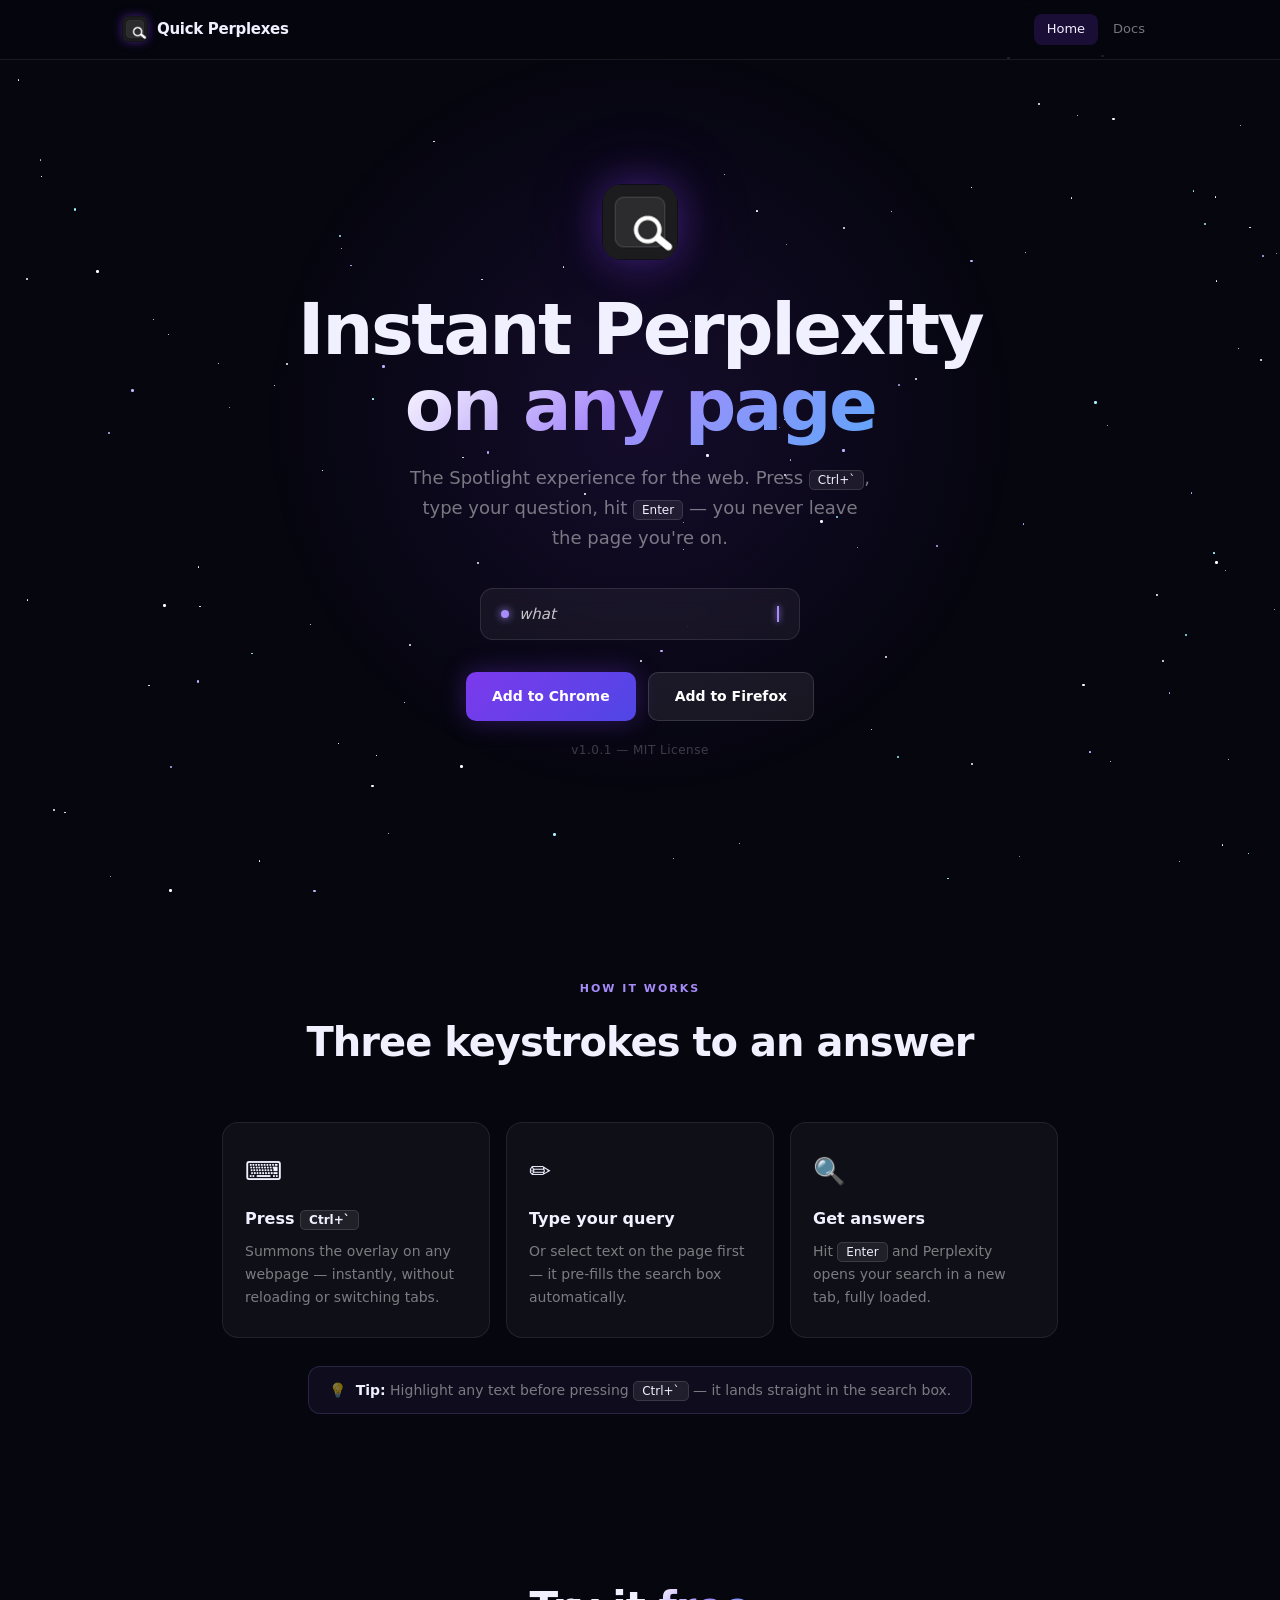
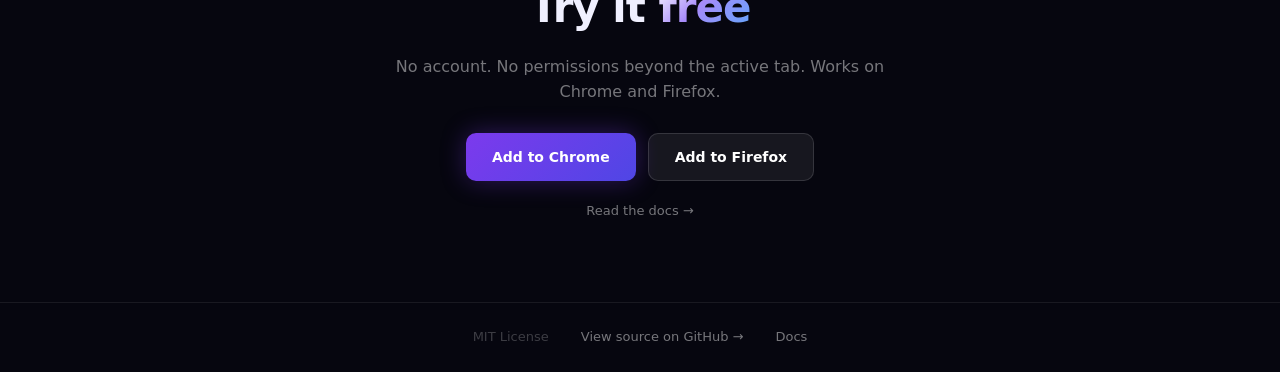
<file: site/index.html>
<!DOCTYPE html>
<html lang="en">
<head>
  <meta charset="UTF-8" />
  <meta name="viewport" content="width=device-width, initial-scale=1.0" />
  <title>Quick Perplexes — Instant Perplexity on any webpage</title>
  <meta name="description" content="Press Ctrl+` on any webpage to instantly search Perplexity. Free browser extension for Chrome and Firefox." />
  <link rel="icon" href="icon128.png" />
  <link rel="stylesheet" href="style.css" />
</head>
<body>

<!-- Star field -->
<div id="stars"></div>

<!-- Navigation -->
<nav class="nav">
  <div class="nav-inner">
    <a class="nav-logo" href="index.html">
      <img src="icon128.png" alt="" />
      Quick Perplexes
    </a>
    <div class="nav-links">
      <a class="nav-link active" href="index.html">Home</a>
      <a class="nav-link" href="docs.html">Docs</a>
    </div>
  </div>
</nav>

<!-- ── Hero ── -->
<section class="hero">
  <div class="hero-glow"></div>

  <img class="hero-icon" src="icon128.png" alt="Quick Perplexes icon" />

  <h1 class="hero-title">
    Instant Perplexity<br>
    <span class="gradient-text">on any page</span>
  </h1>

  <p class="hero-sub">
    The Spotlight experience for the web. Press <kbd>Ctrl+`</kbd>, type your
    question, hit <kbd>Enter</kbd> — you never leave the page you're on.
  </p>

  <div id="demo-wrapper">
    <span class="demo-dot"></span>
    <span id="demo-text"></span>
    <span class="cursor" id="demo-cursor"></span>
  </div>

  <div class="btn-row">
    <a href="https://chromewebstore.google.com/detail/quick-perplexes/ffiimjnijhkbhgckgkmeaijfadjlbpad"
       class="btn btn-primary" target="_blank" rel="noopener">Add to Chrome</a>
    <a href="https://addons.mozilla.org/en-US/firefox/addon/quick-perplexes/"
       class="btn btn-secondary" target="_blank" rel="noopener">Add to Firefox</a>
  </div>

  <p class="version-badge">v1.0.1 &mdash; MIT License</p>
</section>

<!-- ── How it works ── -->
<section class="features">
  <p class="section-label">How it works</p>
  <h2 class="features-heading">Three keystrokes to an answer</h2>

  <div class="features-grid">
    <div class="feature-card">
      <div class="feature-icon">⌨️</div>
      <h3>Press <kbd>Ctrl+`</kbd></h3>
      <p>Summons the overlay on any webpage — instantly, without reloading or switching tabs.</p>
    </div>
    <div class="feature-card">
      <div class="feature-icon">✏️</div>
      <h3>Type your query</h3>
      <p>Or select text on the page first — it pre-fills the search box automatically.</p>
    </div>
    <div class="feature-card">
      <div class="feature-icon">🔍</div>
      <h3>Get answers</h3>
      <p>Hit <kbd>Enter</kbd> and Perplexity opens your search in a new tab, fully loaded.</p>
    </div>
  </div>

  <div style="text-align:center">
    <div class="tip-box">
      <span>💡</span>
      <span><strong>Tip:</strong> Highlight any text before pressing <kbd>Ctrl+`</kbd> &mdash; it lands straight in the search box.</span>
    </div>
  </div>
</section>

<!-- ── CTA ── -->
<section class="cta-section">
  <h2>Try it <span class="gradient-text">free</span></h2>
  <p>No account. No permissions beyond the active tab. Works on Chrome and Firefox.</p>
  <div class="btn-row">
    <a href="https://chromewebstore.google.com/detail/quick-perplexes/ffiimjnijhkbhgckgkmeaijfadjlbpad"
       class="btn btn-primary" target="_blank" rel="noopener">Add to Chrome</a>
    <a href="https://addons.mozilla.org/en-US/firefox/addon/quick-perplexes/"
       class="btn btn-secondary" target="_blank" rel="noopener">Add to Firefox</a>
  </div>
  <a href="docs.html" style="font-size:13px;color:var(--text-muted);text-decoration:none;display:block;margin-top:12px;transition:color .2s"
     onmouseover="this.style.color='var(--accent-light)'"
     onmouseout="this.style.color='var(--text-muted)'">
    Read the docs &rarr;
  </a>
</section>

<!-- ── Footer ── -->
<footer>
  <span>MIT License</span>
  <a href="https://github.com/ottomando/quick-perplexes" target="_blank" rel="noopener">View source on GitHub &rarr;</a>
  <a href="docs.html">Docs</a>
</footer>

<script src="stars.js"></script>
<script src="demo.js"></script>
</body>
</html>
</file>
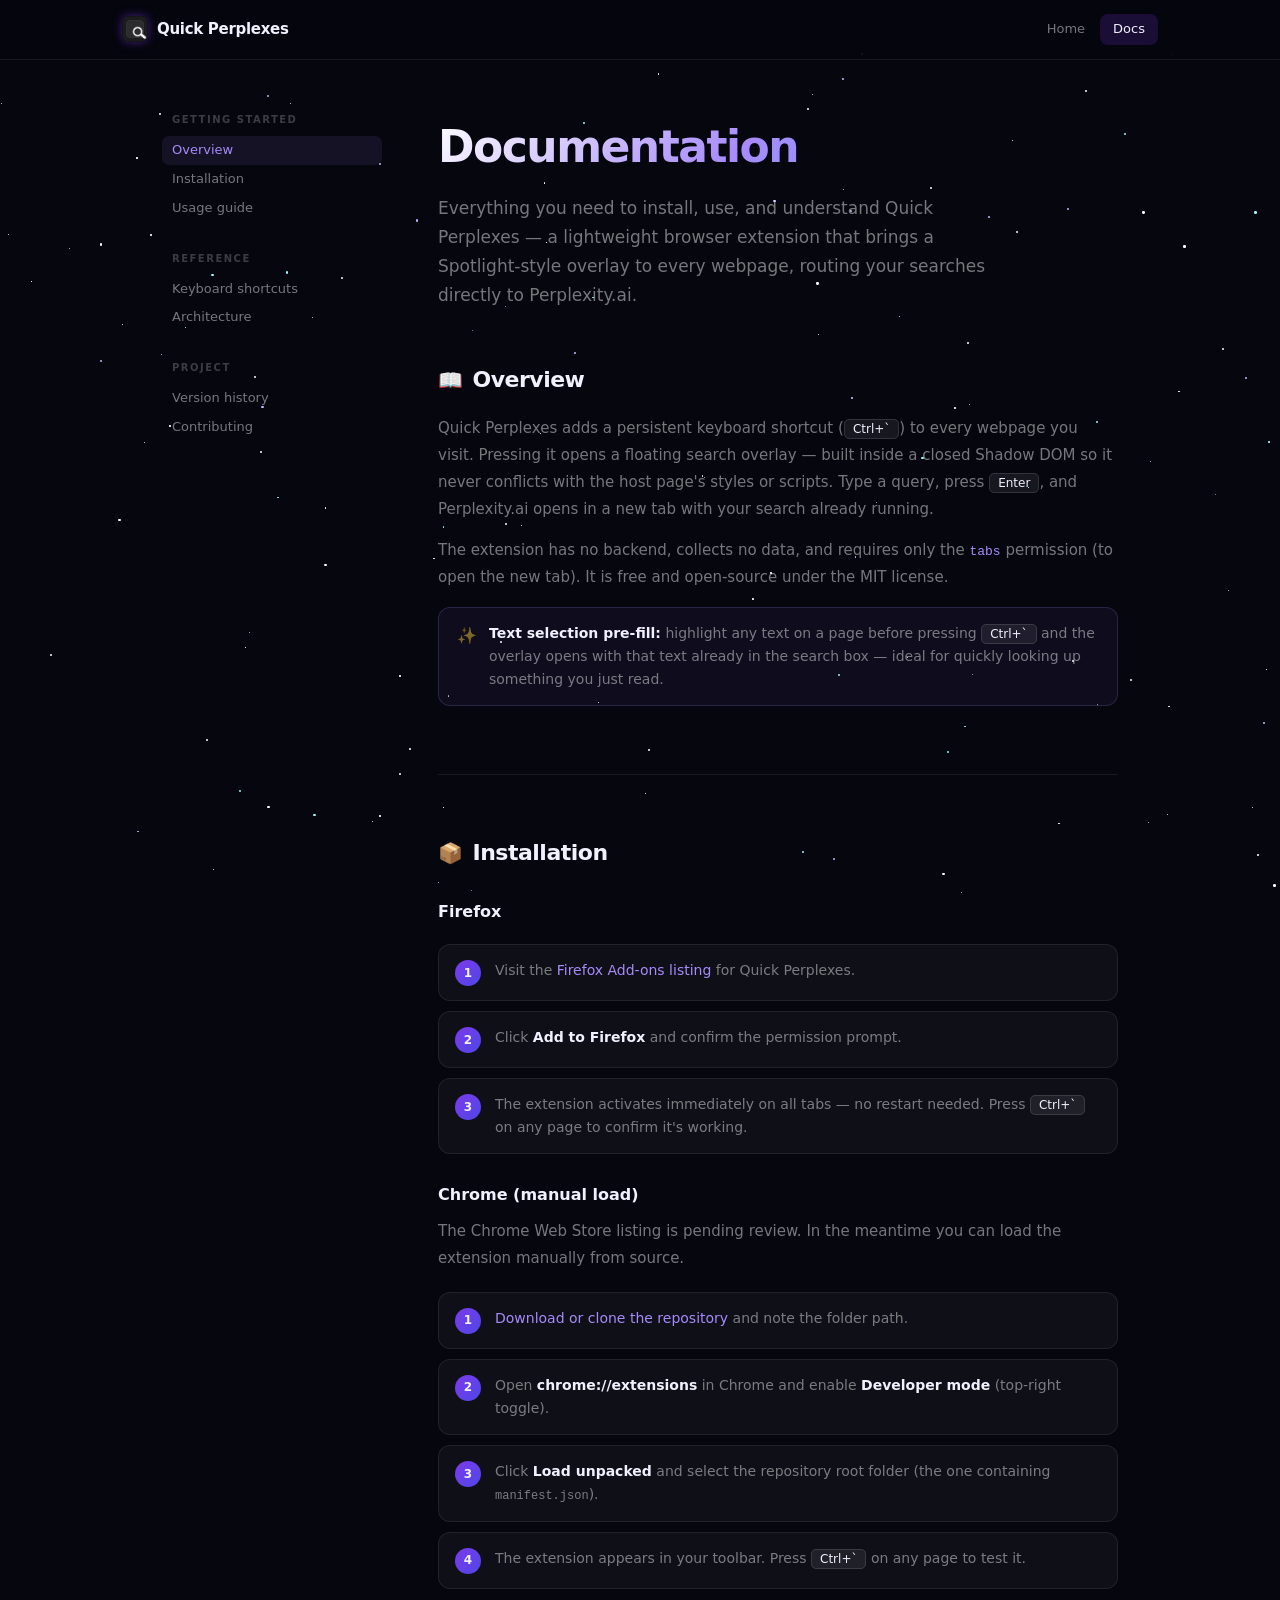
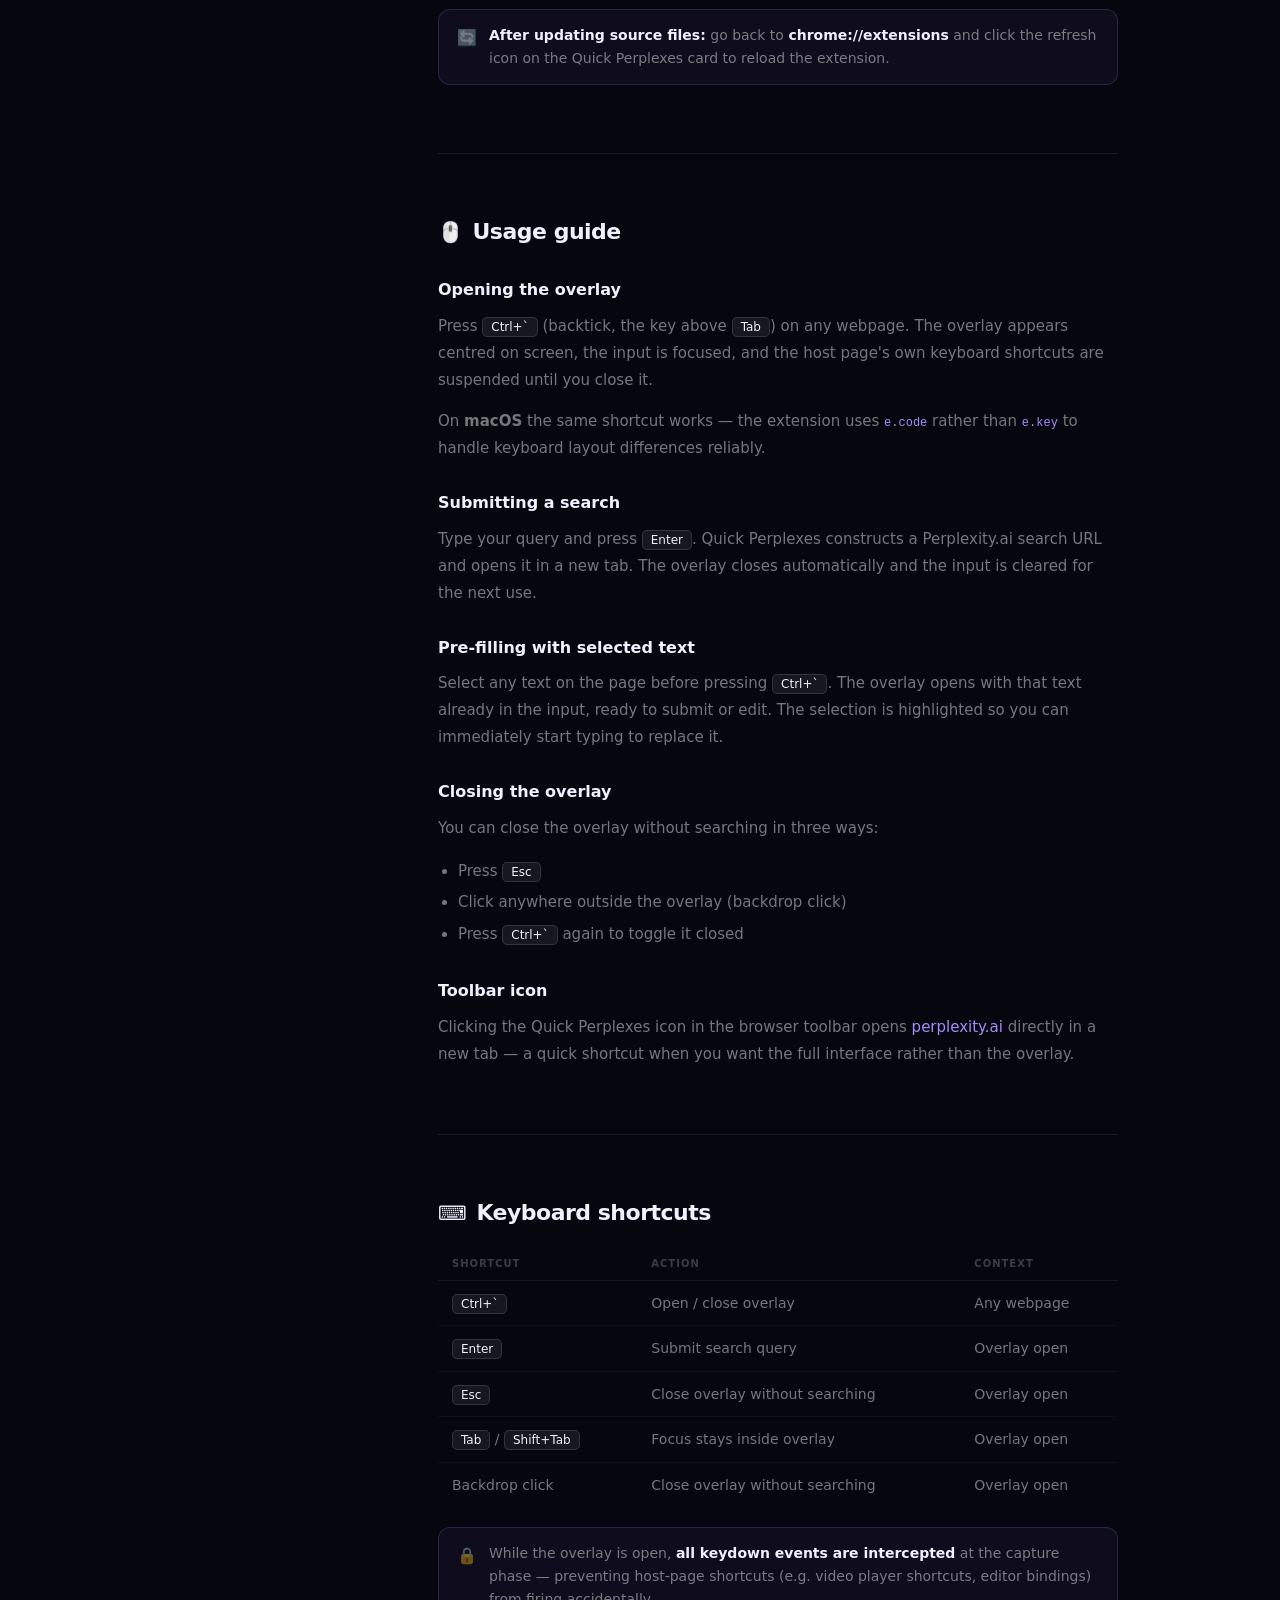
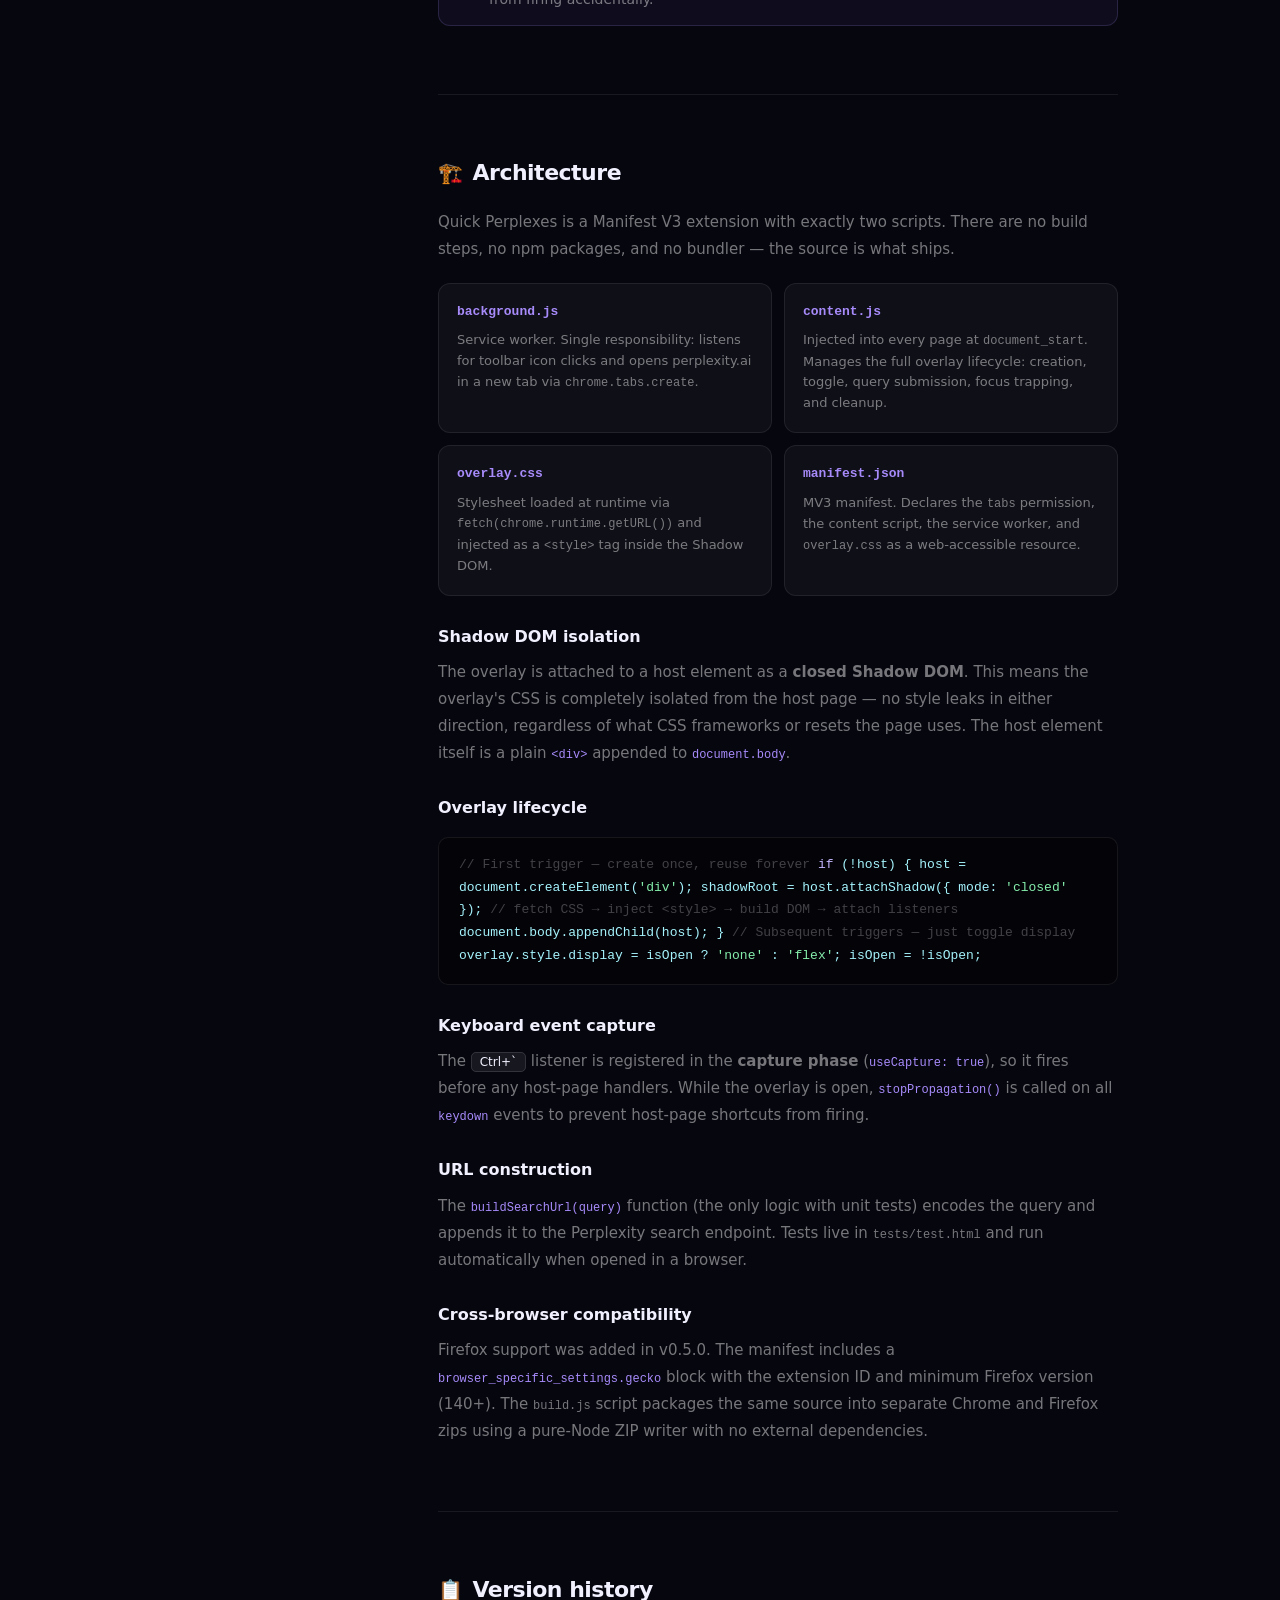
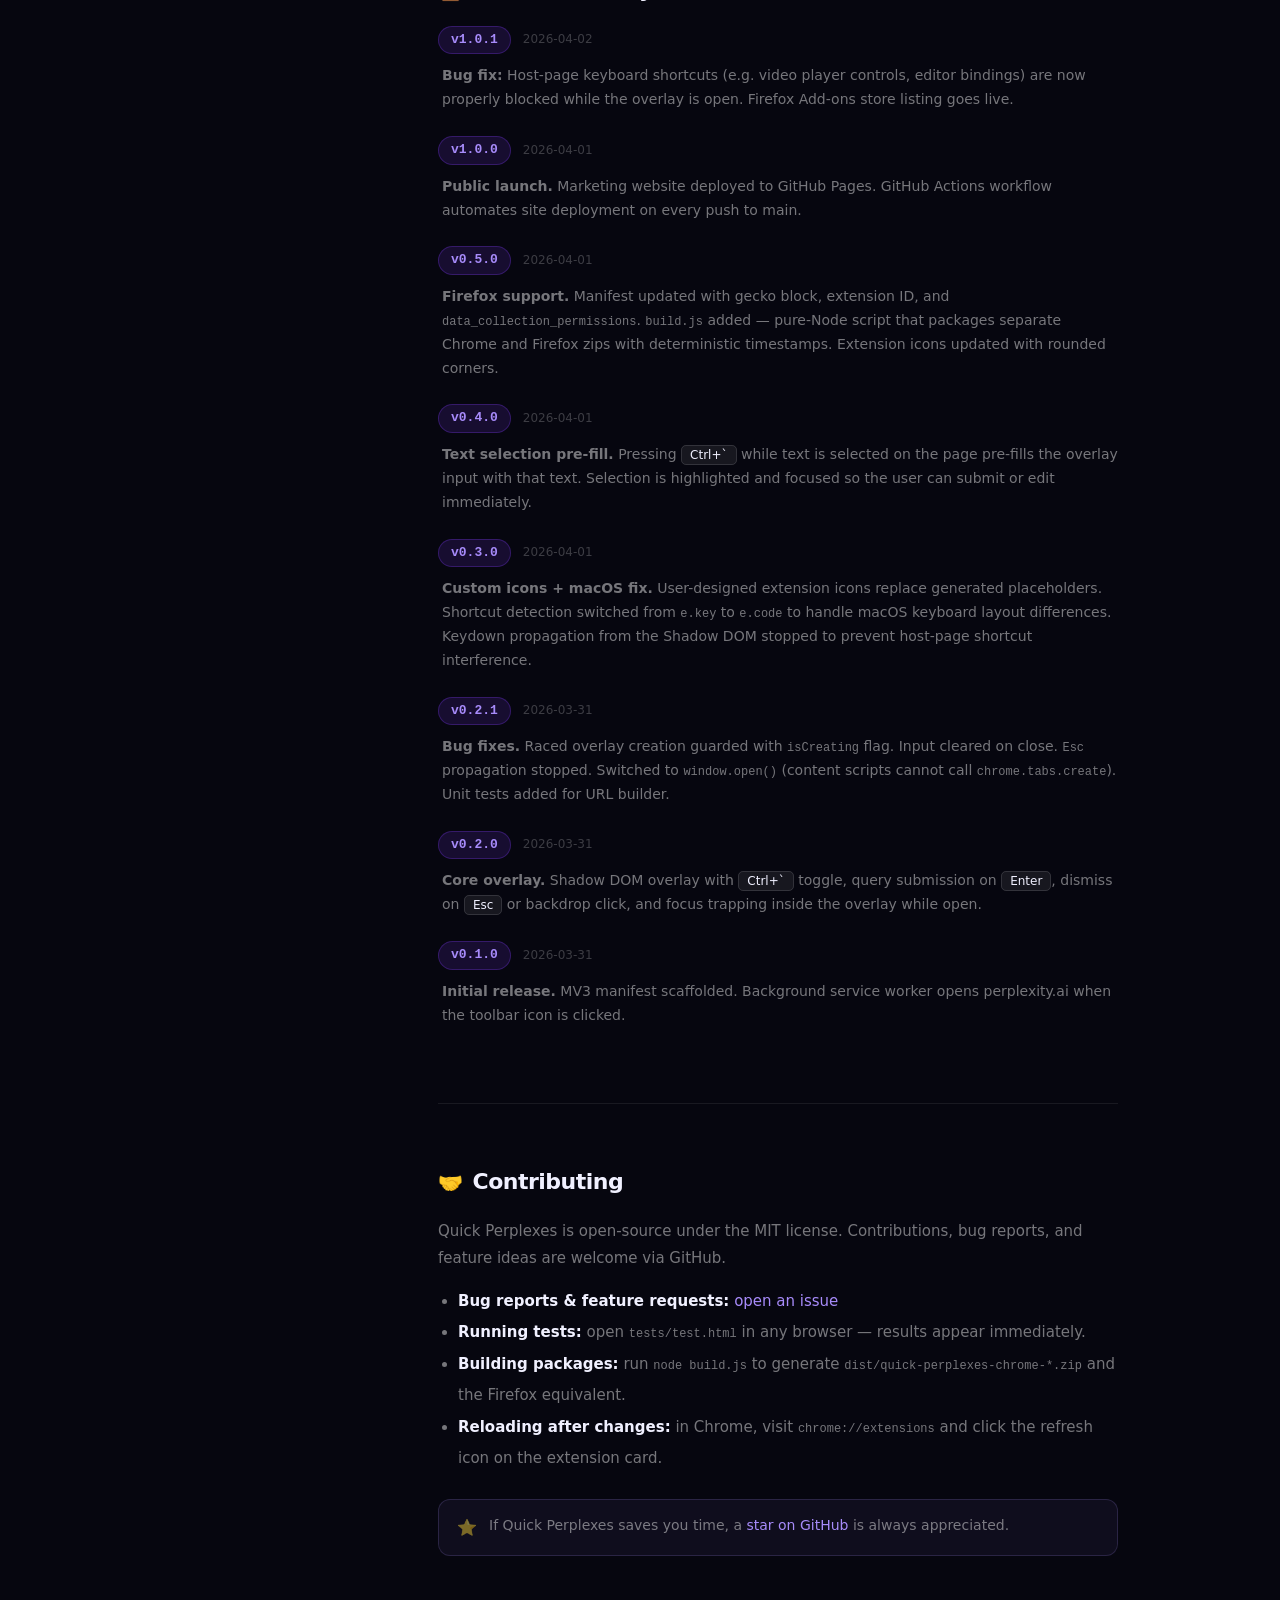
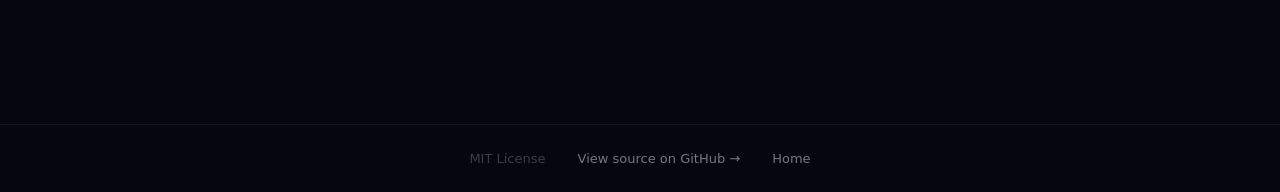
<file: site/docs.html>
<!DOCTYPE html>
<html lang="en">
<head>
  <meta charset="UTF-8" />
  <meta name="viewport" content="width=device-width, initial-scale=1.0" />
  <title>Docs — Quick Perplexes</title>
  <meta name="description" content="Full documentation for Quick Perplexes: installation, usage, keyboard shortcuts, architecture, and version history." />
  <link rel="icon" href="icon128.png" />
  <link rel="stylesheet" href="style.css" />
</head>
<body>

<!-- Star field -->
<div id="stars"></div>

<!-- Navigation -->
<nav class="nav">
  <div class="nav-inner">
    <a class="nav-logo" href="index.html">
      <img src="icon128.png" alt="" />
      Quick Perplexes
    </a>
    <div class="nav-links">
      <a class="nav-link" href="index.html">Home</a>
      <a class="nav-link active" href="docs.html">Docs</a>
    </div>
  </div>
</nav>

<!-- ── Docs layout ── -->
<div class="docs-layout">

  <!-- Sidebar -->
  <aside class="docs-sidebar" id="sidebar">
    <div class="docs-sidebar-section">
      <div class="docs-sidebar-label">Getting started</div>
      <a href="#overview"      class="active">Overview</a>
      <a href="#installation">Installation</a>
      <a href="#usage">        Usage guide</a>
    </div>
    <div class="docs-sidebar-section">
      <div class="docs-sidebar-label">Reference</div>
      <a href="#keyboard">Keyboard shortcuts</a>
      <a href="#architecture">Architecture</a>
    </div>
    <div class="docs-sidebar-section">
      <div class="docs-sidebar-label">Project</div>
      <a href="#changelog">Version history</a>
      <a href="#contributing">Contributing</a>
    </div>
  </aside>

  <!-- Content -->
  <main class="docs-content" id="docs-content">

    <h1 class="gradient-text">Documentation</h1>
    <p class="docs-lead">
      Everything you need to install, use, and understand Quick Perplexes — a
      lightweight browser extension that brings a Spotlight-style overlay to
      every webpage, routing your searches directly to Perplexity.ai.
    </p>

    <!-- ── Overview ── -->
    <div class="docs-section" id="overview">
      <h2><span class="section-icon">📖</span> Overview</h2>
      <p>
        Quick Perplexes adds a persistent keyboard shortcut (<kbd>Ctrl+`</kbd>) to
        every webpage you visit. Pressing it opens a floating search overlay — built
        inside a closed Shadow DOM so it never conflicts with the host page's styles or
        scripts. Type a query, press <kbd>Enter</kbd>, and Perplexity.ai opens in a new
        tab with your search already running.
      </p>
      <p>
        The extension has no backend, collects no data, and requires only the
        <code style="font-family:monospace;font-size:13px;color:var(--accent-light)">tabs</code>
        permission (to open the new tab). It is free and open-source under the MIT
        license.
      </p>
      <div class="callout">
        <span class="callout-icon">✨</span>
        <span>
          <strong>Text selection pre-fill:</strong> highlight any text on a page before
          pressing <kbd>Ctrl+`</kbd> and the overlay opens with that text already in the
          search box — ideal for quickly looking up something you just read.
        </span>
      </div>
    </div>

    <!-- ── Installation ── -->
    <div class="docs-section" id="installation">
      <h2><span class="section-icon">📦</span> Installation</h2>

      <h3>Firefox</h3>
      <div class="install-steps">
        <div class="install-step">
          <div class="install-step-num">1</div>
          <div class="install-step-body">
            Visit the
            <a href="https://addons.mozilla.org/en-US/firefox/addon/quick-perplexes/"
               target="_blank" rel="noopener">Firefox Add-ons listing</a>
            for Quick Perplexes.
          </div>
        </div>
        <div class="install-step">
          <div class="install-step-num">2</div>
          <div class="install-step-body">
            Click <strong>Add to Firefox</strong> and confirm the permission prompt.
          </div>
        </div>
        <div class="install-step">
          <div class="install-step-num">3</div>
          <div class="install-step-body">
            The extension activates immediately on all tabs — no restart needed. Press
            <kbd>Ctrl+`</kbd> on any page to confirm it's working.
          </div>
        </div>
      </div>

      <h3>Chrome (manual load)</h3>
      <p>The Chrome Web Store listing is pending review. In the meantime you can load the extension manually from source.</p>
      <div class="install-steps">
        <div class="install-step">
          <div class="install-step-num">1</div>
          <div class="install-step-body">
            <a href="https://github.com/ottomando/quick-perplexes" target="_blank" rel="noopener">
              Download or clone the repository
            </a> and note the folder path.
          </div>
        </div>
        <div class="install-step">
          <div class="install-step-num">2</div>
          <div class="install-step-body">
            Open <strong>chrome://extensions</strong> in Chrome and enable
            <strong>Developer mode</strong> (top-right toggle).
          </div>
        </div>
        <div class="install-step">
          <div class="install-step-num">3</div>
          <div class="install-step-body">
            Click <strong>Load unpacked</strong> and select the repository root folder
            (the one containing <code style="font-family:monospace;font-size:12px">manifest.json</code>).
          </div>
        </div>
        <div class="install-step">
          <div class="install-step-num">4</div>
          <div class="install-step-body">
            The extension appears in your toolbar. Press <kbd>Ctrl+`</kbd> on any page
            to test it.
          </div>
        </div>
      </div>

      <div class="callout">
        <span class="callout-icon">🔄</span>
        <span>
          <strong>After updating source files:</strong> go back to
          <strong>chrome://extensions</strong> and click the refresh icon on the
          Quick Perplexes card to reload the extension.
        </span>
      </div>
    </div>

    <!-- ── Usage ── -->
    <div class="docs-section" id="usage">
      <h2><span class="section-icon">🖱️</span> Usage guide</h2>

      <h3>Opening the overlay</h3>
      <p>
        Press <kbd>Ctrl+`</kbd> (backtick, the key above <kbd>Tab</kbd>) on any webpage.
        The overlay appears centred on screen, the input is focused, and the host page's
        own keyboard shortcuts are suspended until you close it.
      </p>
      <p>
        On <strong>macOS</strong> the same shortcut works — the extension uses
        <code style="font-family:monospace;font-size:12px;color:var(--accent-light)">e.code</code>
        rather than <code style="font-family:monospace;font-size:12px;color:var(--accent-light)">e.key</code>
        to handle keyboard layout differences reliably.
      </p>

      <h3>Submitting a search</h3>
      <p>
        Type your query and press <kbd>Enter</kbd>. Quick Perplexes constructs a
        Perplexity.ai search URL and opens it in a new tab. The overlay closes
        automatically and the input is cleared for the next use.
      </p>

      <h3>Pre-filling with selected text</h3>
      <p>
        Select any text on the page before pressing <kbd>Ctrl+`</kbd>. The overlay opens
        with that text already in the input, ready to submit or edit. The selection
        is highlighted so you can immediately start typing to replace it.
      </p>

      <h3>Closing the overlay</h3>
      <p>You can close the overlay without searching in three ways:</p>
      <ul>
        <li>Press <kbd>Esc</kbd></li>
        <li>Click anywhere outside the overlay (backdrop click)</li>
        <li>Press <kbd>Ctrl+`</kbd> again to toggle it closed</li>
      </ul>

      <h3>Toolbar icon</h3>
      <p>
        Clicking the Quick Perplexes icon in the browser toolbar opens
        <a href="https://perplexity.ai" target="_blank" rel="noopener"
           style="color:var(--accent-light);text-decoration:none">perplexity.ai</a>
        directly in a new tab — a quick shortcut when you want the full interface
        rather than the overlay.
      </p>
    </div>

    <!-- ── Keyboard reference ── -->
    <div class="docs-section" id="keyboard">
      <h2><span class="section-icon">⌨️</span> Keyboard shortcuts</h2>
      <table class="key-table">
        <thead>
          <tr><th>Shortcut</th><th>Action</th><th>Context</th></tr>
        </thead>
        <tbody>
          <tr>
            <td><kbd>Ctrl+`</kbd></td>
            <td>Open / close overlay</td>
            <td>Any webpage</td>
          </tr>
          <tr>
            <td><kbd>Enter</kbd></td>
            <td>Submit search query</td>
            <td>Overlay open</td>
          </tr>
          <tr>
            <td><kbd>Esc</kbd></td>
            <td>Close overlay without searching</td>
            <td>Overlay open</td>
          </tr>
          <tr>
            <td><kbd>Tab</kbd> / <kbd>Shift+Tab</kbd></td>
            <td>Focus stays inside overlay</td>
            <td>Overlay open</td>
          </tr>
          <tr>
            <td>Backdrop click</td>
            <td>Close overlay without searching</td>
            <td>Overlay open</td>
          </tr>
        </tbody>
      </table>
      <div class="callout" style="margin-top:20px">
        <span class="callout-icon">🔒</span>
        <span>
          While the overlay is open, <strong>all keydown events are intercepted</strong>
          at the capture phase — preventing host-page shortcuts (e.g. video player
          shortcuts, editor bindings) from firing accidentally.
        </span>
      </div>
    </div>

    <!-- ── Architecture ── -->
    <div class="docs-section" id="architecture">
      <h2><span class="section-icon">🏗️</span> Architecture</h2>
      <p>
        Quick Perplexes is a Manifest V3 extension with exactly two scripts. There are
        no build steps, no npm packages, and no bundler — the source is what ships.
      </p>

      <div class="arch-grid">
        <div class="arch-card">
          <h4>background.js</h4>
          <p>Service worker. Single responsibility: listens for toolbar icon clicks and opens perplexity.ai in a new tab via <code style="font-size:12px">chrome.tabs.create</code>.</p>
        </div>
        <div class="arch-card">
          <h4>content.js</h4>
          <p>Injected into every page at <code style="font-size:12px">document_start</code>. Manages the full overlay lifecycle: creation, toggle, query submission, focus trapping, and cleanup.</p>
        </div>
        <div class="arch-card">
          <h4>overlay.css</h4>
          <p>Stylesheet loaded at runtime via <code style="font-size:12px">fetch(chrome.runtime.getURL())</code> and injected as a <code style="font-size:12px">&lt;style&gt;</code> tag inside the Shadow DOM.</p>
        </div>
        <div class="arch-card">
          <h4>manifest.json</h4>
          <p>MV3 manifest. Declares the <code style="font-size:12px">tabs</code> permission, the content script, the service worker, and <code style="font-size:12px">overlay.css</code> as a web-accessible resource.</p>
        </div>
      </div>

      <h3>Shadow DOM isolation</h3>
      <p>
        The overlay is attached to a host element as a <strong>closed Shadow DOM</strong>.
        This means the overlay's CSS is completely isolated from the host page — no
        style leaks in either direction, regardless of what CSS frameworks or resets
        the page uses. The host element itself is a plain <code style="font-family:monospace;font-size:12px;color:var(--accent-light)">&lt;div&gt;</code>
        appended to <code style="font-family:monospace;font-size:12px;color:var(--accent-light)">document.body</code>.
      </p>

      <h3>Overlay lifecycle</h3>
      <div class="code-block"><span class="comment">// First trigger — create once, reuse forever</span>
<span class="kw">if</span> (!host) {
  host = document.createElement(<span class="str">'div'</span>);
  shadowRoot = host.attachShadow({ mode: <span class="str">'closed'</span> });
  <span class="comment">// fetch CSS → inject &lt;style&gt; → build DOM → attach listeners</span>
  document.body.appendChild(host);
}

<span class="comment">// Subsequent triggers — just toggle display</span>
overlay.style.display = isOpen ? <span class="str">'none'</span> : <span class="str">'flex'</span>;
isOpen = !isOpen;</div>

      <h3>Keyboard event capture</h3>
      <p>
        The <kbd>Ctrl+`</kbd> listener is registered in the <strong>capture phase</strong>
        (<code style="font-family:monospace;font-size:12px;color:var(--accent-light)">useCapture: true</code>),
        so it fires before any host-page handlers. While the overlay is open,
        <code style="font-family:monospace;font-size:12px;color:var(--accent-light)">stopPropagation()</code>
        is called on all <code style="font-family:monospace;font-size:12px;color:var(--accent-light)">keydown</code>
        events to prevent host-page shortcuts from firing.
      </p>

      <h3>URL construction</h3>
      <p>
        The <code style="font-family:monospace;font-size:12px;color:var(--accent-light)">buildSearchUrl(query)</code>
        function (the only logic with unit tests) encodes the query and appends it to the
        Perplexity search endpoint. Tests live in <code style="font-family:monospace;font-size:12px">tests/test.html</code>
        and run automatically when opened in a browser.
      </p>

      <h3>Cross-browser compatibility</h3>
      <p>
        Firefox support was added in v0.5.0. The manifest includes a
        <code style="font-family:monospace;font-size:12px;color:var(--accent-light)">browser_specific_settings.gecko</code>
        block with the extension ID and minimum Firefox version (140+). The
        <code style="font-family:monospace;font-size:12px">build.js</code> script packages
        the same source into separate Chrome and Firefox zips using a pure-Node ZIP writer
        with no external dependencies.
      </p>
    </div>

    <!-- ── Changelog ── -->
    <div class="docs-section" id="changelog">
      <h2><span class="section-icon">📋</span> Version history</h2>

      <div class="changelog-entry">
        <div class="changelog-header">
          <span class="changelog-tag">v1.0.1</span>
          <span class="changelog-date">2026-04-02</span>
        </div>
        <div class="changelog-desc">
          <strong>Bug fix:</strong> Host-page keyboard shortcuts (e.g. video player controls, editor bindings) are now properly blocked while the overlay is open. Firefox Add-ons store listing goes live.
        </div>
      </div>

      <div class="changelog-entry">
        <div class="changelog-header">
          <span class="changelog-tag">v1.0.0</span>
          <span class="changelog-date">2026-04-01</span>
        </div>
        <div class="changelog-desc">
          <strong>Public launch.</strong> Marketing website deployed to GitHub Pages. GitHub Actions workflow automates site deployment on every push to main.
        </div>
      </div>

      <div class="changelog-entry">
        <div class="changelog-header">
          <span class="changelog-tag">v0.5.0</span>
          <span class="changelog-date">2026-04-01</span>
        </div>
        <div class="changelog-desc">
          <strong>Firefox support.</strong> Manifest updated with gecko block, extension ID, and <code style="font-family:monospace;font-size:12px">data_collection_permissions</code>. <code style="font-family:monospace;font-size:12px">build.js</code> added — pure-Node script that packages separate Chrome and Firefox zips with deterministic timestamps. Extension icons updated with rounded corners.
        </div>
      </div>

      <div class="changelog-entry">
        <div class="changelog-header">
          <span class="changelog-tag">v0.4.0</span>
          <span class="changelog-date">2026-04-01</span>
        </div>
        <div class="changelog-desc">
          <strong>Text selection pre-fill.</strong> Pressing <kbd>Ctrl+`</kbd> while text is selected on the page pre-fills the overlay input with that text. Selection is highlighted and focused so the user can submit or edit immediately.
        </div>
      </div>

      <div class="changelog-entry">
        <div class="changelog-header">
          <span class="changelog-tag">v0.3.0</span>
          <span class="changelog-date">2026-04-01</span>
        </div>
        <div class="changelog-desc">
          <strong>Custom icons + macOS fix.</strong> User-designed extension icons replace generated placeholders. Shortcut detection switched from <code style="font-family:monospace;font-size:12px">e.key</code> to <code style="font-family:monospace;font-size:12px">e.code</code> to handle macOS keyboard layout differences. Keydown propagation from the Shadow DOM stopped to prevent host-page shortcut interference.
        </div>
      </div>

      <div class="changelog-entry">
        <div class="changelog-header">
          <span class="changelog-tag">v0.2.1</span>
          <span class="changelog-date">2026-03-31</span>
        </div>
        <div class="changelog-desc">
          <strong>Bug fixes.</strong> Raced overlay creation guarded with <code style="font-family:monospace;font-size:12px">isCreating</code> flag. Input cleared on close. <code style="font-family:monospace;font-size:12px">Esc</code> propagation stopped. Switched to <code style="font-family:monospace;font-size:12px">window.open()</code> (content scripts cannot call <code style="font-family:monospace;font-size:12px">chrome.tabs.create</code>). Unit tests added for URL builder.
        </div>
      </div>

      <div class="changelog-entry">
        <div class="changelog-header">
          <span class="changelog-tag">v0.2.0</span>
          <span class="changelog-date">2026-03-31</span>
        </div>
        <div class="changelog-desc">
          <strong>Core overlay.</strong> Shadow DOM overlay with <kbd>Ctrl+`</kbd> toggle, query submission on <kbd>Enter</kbd>, dismiss on <kbd>Esc</kbd> or backdrop click, and focus trapping inside the overlay while open.
        </div>
      </div>

      <div class="changelog-entry">
        <div class="changelog-header">
          <span class="changelog-tag">v0.1.0</span>
          <span class="changelog-date">2026-03-31</span>
        </div>
        <div class="changelog-desc">
          <strong>Initial release.</strong> MV3 manifest scaffolded. Background service worker opens perplexity.ai when the toolbar icon is clicked.
        </div>
      </div>
    </div>

    <!-- ── Contributing ── -->
    <div class="docs-section" id="contributing">
      <h2><span class="section-icon">🤝</span> Contributing</h2>
      <p>
        Quick Perplexes is open-source under the MIT license. Contributions,
        bug reports, and feature ideas are welcome via GitHub.
      </p>
      <ul>
        <li><strong>Bug reports &amp; feature requests:</strong>
          <a href="https://github.com/ottomando/quick-perplexes/issues" target="_blank" rel="noopener"
             style="color:var(--accent-light);text-decoration:none">open an issue</a>
        </li>
        <li><strong>Running tests:</strong> open <code style="font-family:monospace;font-size:12px">tests/test.html</code> in any browser — results appear immediately.</li>
        <li><strong>Building packages:</strong> run <code style="font-family:monospace;font-size:12px">node build.js</code> to generate <code style="font-family:monospace;font-size:12px">dist/quick-perplexes-chrome-*.zip</code> and the Firefox equivalent.</li>
        <li><strong>Reloading after changes:</strong> in Chrome, visit <code style="font-family:monospace;font-size:12px">chrome://extensions</code> and click the refresh icon on the extension card.</li>
      </ul>
      <div class="callout" style="margin-top:24px">
        <span class="callout-icon">⭐</span>
        <span>
          If Quick Perplexes saves you time, a
          <a href="https://github.com/ottomando/quick-perplexes" target="_blank" rel="noopener">star on GitHub</a>
          is always appreciated.
        </span>
      </div>
    </div>

  </main>
</div>

<!-- ── Footer ── -->
<footer>
  <span>MIT License</span>
  <a href="https://github.com/ottomando/quick-perplexes" target="_blank" rel="noopener">View source on GitHub &rarr;</a>
  <a href="index.html">Home</a>
</footer>

<script src="stars.js"></script>
<script>
// Highlight active sidebar link as user scrolls
(function () {
  const links    = document.querySelectorAll('.docs-sidebar a[href^="#"]');
  const sections = Array.from(links).map(l => document.querySelector(l.getAttribute('href')));

  function update() {
    const scrollY = window.scrollY + 90;
    let current = sections[0];
    for (const s of sections) {
      if (s && s.offsetTop <= scrollY) current = s;
    }
    links.forEach(l => {
      const active = l.getAttribute('href') === '#' + (current && current.id);
      l.classList.toggle('active', active);
    });
  }

  window.addEventListener('scroll', update, { passive: true });
  update();
})();
</script>
</body>
</html>
</file>
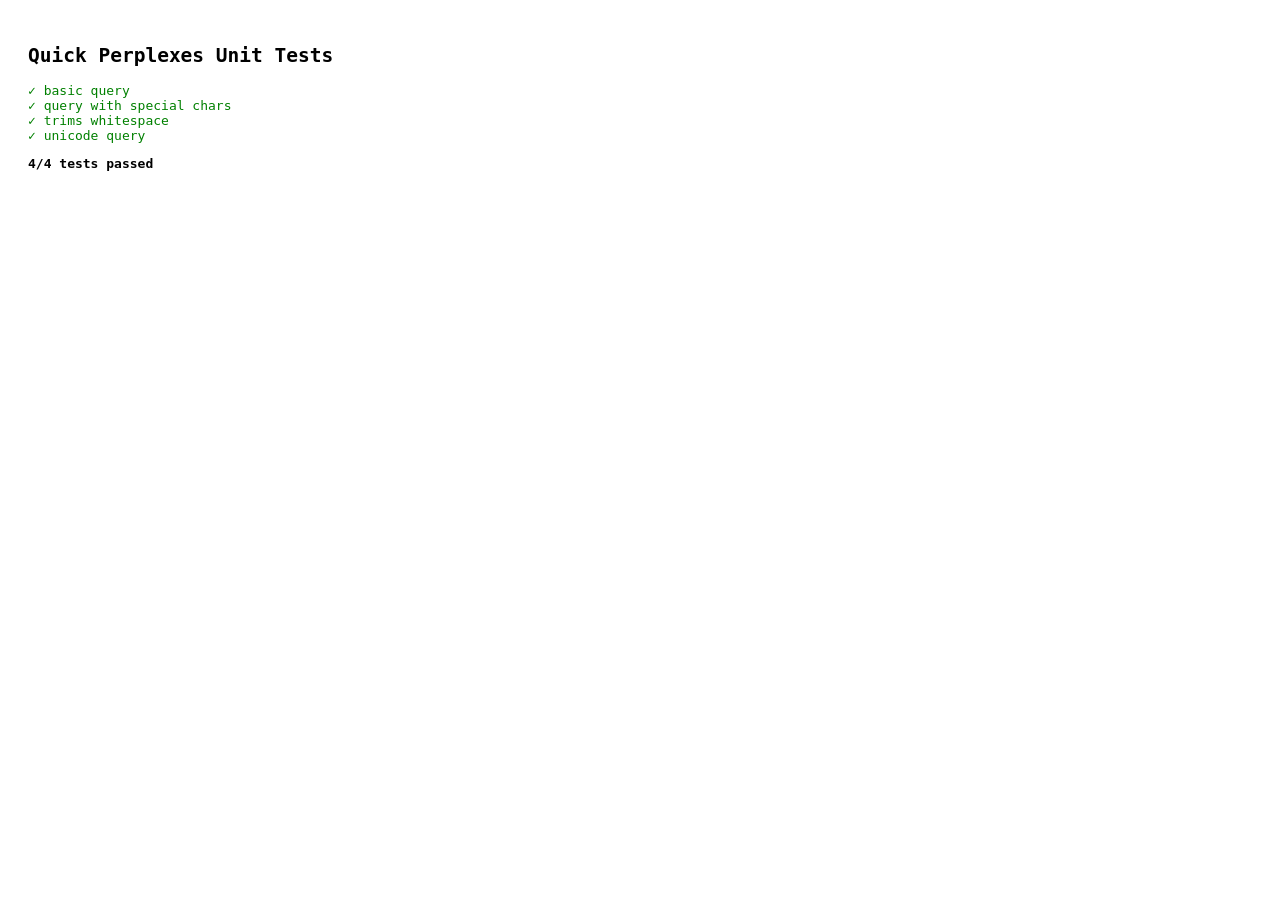
<file: tests/test.html>
<!DOCTYPE html>
<html>
<head>
  <title>Quick Perplexes — Tests</title>
  <style>
    body { font-family: monospace; padding: 20px; }
    .pass { color: green; }
    .fail { color: red; font-weight: bold; }
  </style>
</head>
<body>
  <h2>Quick Perplexes Unit Tests</h2>
  <div id="results"></div>
  <script>
    function buildSearchUrl(query) {
      return 'https://www.perplexity.ai/search?q=' + encodeURIComponent(query.trim());
    }

    const tests = [
      {
        name: 'basic query',
        input: 'hello world',
        expected: 'https://www.perplexity.ai/search?q=hello%20world'
      },
      {
        name: 'query with special chars',
        input: 'c++ templates',
        expected: 'https://www.perplexity.ai/search?q=c%2B%2B%20templates'
      },
      {
        name: 'trims whitespace',
        input: '  spaced  ',
        expected: 'https://www.perplexity.ai/search?q=spaced'
      },
      {
        name: 'unicode query',
        input: 'résumé café',
        expected: 'https://www.perplexity.ai/search?q=r%C3%A9sum%C3%A9%20caf%C3%A9'
      }
    ];

    const results = document.getElementById('results');
    let passed = 0;

    tests.forEach(({ name, input, expected }) => {
      const actual = buildSearchUrl(input);
      const ok = actual === expected;
      if (ok) passed++;
      const div = document.createElement('div');
      div.className = ok ? 'pass' : 'fail';
      div.textContent = (ok ? '✓' : '✗') + ' ' + name
        + (ok ? '' : '\n  expected: ' + expected + '\n  actual:   ' + actual);
      div.style.whiteSpace = 'pre';
      results.appendChild(div);
    });

    const summary = document.createElement('p');
    summary.textContent = passed + '/' + tests.length + ' tests passed';
    summary.style.fontWeight = 'bold';
    results.appendChild(summary);
  </script>
</body>
</html>
</file>
<file: site/style.css>
/* ── Reset & Variables ─────────────────────────────────────────────────────── */
*, *::before, *::after { box-sizing: border-box; margin: 0; padding: 0; }

:root {
  --bg:               #06060f;
  --glass-bg:         rgba(255, 255, 255, 0.04);
  --glass-border:     rgba(255, 255, 255, 0.08);
  --glass-border-hi:  rgba(255, 255, 255, 0.16);
  --accent:           #7c3aed;
  --accent-2:         #4f46e5;
  --accent-light:     #a78bfa;
  --blue:             #60a5fa;
  --text:             #f0f0ff;
  --text-muted:       rgba(255, 255, 255, 0.45);
  --text-dim:         rgba(255, 255, 255, 0.22);
  --nav-h:            60px;
}

html { scroll-behavior: smooth; }

body {
  background: var(--bg);
  color: var(--text);
  font-family: -apple-system, BlinkMacSystemFont, 'Segoe UI', system-ui, sans-serif;
  line-height: 1.6;
  min-height: 100vh;
  overflow-x: hidden;
}

/* ── Stars ─────────────────────────────────────────────────────────────────── */
#stars {
  position: fixed;
  inset: 0;
  pointer-events: none;
  z-index: 0;
  overflow: hidden;
}

.star {
  position: absolute;
  border-radius: 50%;
  animation: twinkle ease-in-out infinite;
}

@keyframes twinkle {
  0%, 100% { opacity: var(--min-op, 0.1);  transform: scale(1); }
  50%       { opacity: var(--max-op, 0.85); transform: scale(var(--peak-scale, 1.8));
              box-shadow: 0 0 3px 1px var(--star-color, #fff); }
}

/* ── Navigation ────────────────────────────────────────────────────────────── */
.nav {
  position: fixed;
  top: 0; left: 0; right: 0;
  height: var(--nav-h);
  background: rgba(6, 6, 15, 0.75);
  backdrop-filter: blur(20px);
  -webkit-backdrop-filter: blur(20px);
  border-bottom: 1px solid var(--glass-border);
  z-index: 100;
  display: flex;
  align-items: center;
}

.nav-inner {
  width: 100%;
  max-width: 1100px;
  margin: 0 auto;
  padding: 0 32px;
  display: flex;
  justify-content: space-between;
  align-items: center;
}

.nav-logo {
  font-size: 15px;
  font-weight: 700;
  color: var(--text);
  text-decoration: none;
  letter-spacing: -0.3px;
  display: flex;
  align-items: center;
  gap: 9px;
}

.nav-logo img {
  width: 26px;
  height: 26px;
  border-radius: 7px;
  box-shadow: 0 0 10px rgba(124, 58, 237, 0.5);
}

.nav-links { display: flex; gap: 2px; }

.nav-link {
  font-size: 13px;
  font-weight: 500;
  color: var(--text-muted);
  text-decoration: none;
  padding: 5px 13px;
  border-radius: 8px;
  transition: color 0.2s, background 0.2s;
}

.nav-link:hover  { color: var(--text); background: var(--glass-bg); }
.nav-link.active { color: var(--text); background: rgba(124, 58, 237, 0.18); }

/* ── Hero ──────────────────────────────────────────────────────────────────── */
.hero {
  position: relative;
  min-height: 100vh;
  display: flex;
  flex-direction: column;
  align-items: center;
  justify-content: center;
  text-align: center;
  padding: calc(var(--nav-h) + 64px) 32px 80px;
  z-index: 1;
}

.hero-glow {
  position: absolute;
  width: 760px;
  height: 760px;
  background: radial-gradient(circle, rgba(124, 58, 237, 0.13) 0%, transparent 70%);
  top: 50%;
  left: 50%;
  transform: translate(-50%, -54%);
  pointer-events: none;
  animation: glow-pulse 7s ease-in-out infinite;
}

@keyframes glow-pulse {
  0%, 100% { opacity: 0.8;  transform: translate(-50%, -54%) scale(1);    }
  50%       { opacity: 1;    transform: translate(-50%, -54%) scale(1.1); }
}

.hero-icon {
  width: 76px;
  height: 76px;
  border-radius: 20px;
  box-shadow: 0 0 40px rgba(124, 58, 237, 0.45), 0 0 100px rgba(124, 58, 237, 0.1);
  margin-bottom: 32px;
  position: relative;
}

.hero-title {
  font-size: clamp(40px, 6vw, 72px);
  font-weight: 900;
  line-height: 1.05;
  letter-spacing: -2.5px;
  margin-bottom: 20px;
  position: relative;
}

.gradient-text {
  background: linear-gradient(135deg, #fff 0%, #a78bfa 45%, #60a5fa 100%);
  -webkit-background-clip: text;
  -webkit-text-fill-color: transparent;
  background-clip: text;
}

.hero-sub {
  font-size: 18px;
  color: var(--text-muted);
  max-width: 460px;
  margin-bottom: 36px;
  line-height: 1.65;
  position: relative;
}

/* ── Demo box ──────────────────────────────────────────────────────────────── */
#demo-wrapper {
  position: relative;
  display: inline-flex;
  align-items: center;
  gap: 10px;
  background: rgba(255, 255, 255, 0.05);
  border: 1px solid rgba(255, 255, 255, 0.1);
  border-radius: 13px;
  padding: 13px 20px;
  min-width: 320px;
  margin-bottom: 32px;
  backdrop-filter: blur(10px);
  transition: opacity 0.3s ease;
}

#demo-wrapper::before {
  content: '';
  position: absolute;
  inset: -1px;
  border-radius: 14px;
  background: linear-gradient(135deg, rgba(124,58,237,0.35), rgba(96,165,250,0.25), transparent 60%);
  -webkit-mask: linear-gradient(#fff 0 0) content-box, linear-gradient(#fff 0 0);
  mask: linear-gradient(#fff 0 0) content-box, linear-gradient(#fff 0 0);
  -webkit-mask-composite: xor;
  mask-composite: exclude;
  pointer-events: none;
}

.demo-dot {
  width: 8px;
  height: 8px;
  border-radius: 50%;
  background: var(--accent-light);
  box-shadow: 0 0 8px var(--accent-light);
  flex-shrink: 0;
}

#demo-text {
  color: rgba(255, 255, 255, 0.75);
  font-size: 15px;
  font-style: italic;
  flex: 1;
  text-align: left;
  min-width: 200px;
}

.cursor {
  display: inline-block;
  width: 2px;
  height: 16px;
  background: var(--accent-light);
  box-shadow: 0 0 6px var(--accent-light);
  animation: blink 1s step-start infinite;
  flex-shrink: 0;
}

@keyframes blink { 50% { opacity: 0; } }

/* ── Buttons ───────────────────────────────────────────────────────────────── */
.btn-row {
  display: flex;
  gap: 12px;
  justify-content: center;
  flex-wrap: wrap;
  position: relative;
  margin-bottom: 20px;
}

.btn {
  padding: 12px 26px;
  border-radius: 10px;
  font-size: 14px;
  font-weight: 600;
  cursor: pointer;
  border: none;
  text-decoration: none;
  display: inline-flex;
  align-items: center;
  gap: 8px;
  transition: transform 0.15s ease, box-shadow 0.2s ease, opacity 0.15s;
  position: relative;
}

.btn:hover  { transform: translateY(-1px); }
.btn:active { transform: translateY(0); }

.btn-primary {
  background: linear-gradient(135deg, var(--accent) 0%, var(--accent-2) 100%);
  color: #fff;
  box-shadow: 0 0 24px rgba(124, 58, 237, 0.35), 0 2px 8px rgba(0,0,0,0.3);
}

.btn-primary:hover { box-shadow: 0 0 40px rgba(124, 58, 237, 0.55), 0 2px 12px rgba(0,0,0,0.3); }

.btn-secondary {
  background: rgba(255, 255, 255, 0.07);
  color: #fff;
  border: 1px solid rgba(255, 255, 255, 0.13);
}

.btn-secondary:hover {
  background: rgba(255, 255, 255, 0.11);
  border-color: rgba(255, 255, 255, 0.22);
}

.btn[disabled] {
  opacity: 0.45;
  cursor: default;
  pointer-events: none;
  transform: none !important;
}

.version-badge {
  font-size: 12px;
  color: var(--text-dim);
  letter-spacing: 0.5px;
}

/* ── Section commons ───────────────────────────────────────────────────────── */
section { position: relative; z-index: 1; }

.section-label {
  font-size: 11px;
  text-transform: uppercase;
  letter-spacing: 2px;
  color: var(--accent-light);
  margin-bottom: 12px;
  font-weight: 600;
}

/* ── Features ──────────────────────────────────────────────────────────────── */
.features {
  padding: 80px 32px;
  max-width: 900px;
  margin: 0 auto;
  text-align: center;
}

.features-heading {
  font-size: clamp(28px, 4vw, 40px);
  font-weight: 800;
  letter-spacing: -1px;
  margin-bottom: 48px;
}

.features-grid {
  display: grid;
  grid-template-columns: repeat(3, 1fr);
  gap: 16px;
}

.feature-card {
  background: var(--glass-bg);
  border: 1px solid var(--glass-border);
  border-radius: 16px;
  padding: 28px 22px;
  text-align: left;
  transition: border-color 0.25s, background 0.25s, transform 0.2s;
}

.feature-card:hover {
  border-color: var(--glass-border-hi);
  background: rgba(255,255,255,0.06);
  transform: translateY(-2px);
}

.feature-icon { font-size: 26px; margin-bottom: 14px; }

.feature-card h3 {
  font-size: 16px;
  font-weight: 700;
  color: var(--text);
  margin-bottom: 8px;
}

.feature-card p {
  font-size: 14px;
  color: var(--text-muted);
  line-height: 1.65;
}

/* ── Tip ───────────────────────────────────────────────────────────────────── */
.tip-box {
  display: inline-flex;
  align-items: center;
  gap: 10px;
  background: rgba(167, 139, 250, 0.06);
  border: 1px solid rgba(167, 139, 250, 0.18);
  border-radius: 12px;
  padding: 12px 20px;
  font-size: 14px;
  color: var(--text-muted);
  margin-top: 28px;
}

.tip-box strong { color: var(--text); }

/* ── CTA section ───────────────────────────────────────────────────────────── */
.cta-section {
  padding: 80px 32px;
  text-align: center;
  max-width: 580px;
  margin: 0 auto;
}

.cta-section h2 {
  font-size: clamp(28px, 4vw, 42px);
  font-weight: 800;
  letter-spacing: -1px;
  margin-bottom: 12px;
}

.cta-section p {
  font-size: 16px;
  color: var(--text-muted);
  margin-bottom: 28px;
}

/* ── Footer ────────────────────────────────────────────────────────────────── */
footer {
  position: relative;
  z-index: 1;
  border-top: 1px solid var(--glass-border);
  padding: 24px 32px;
  display: flex;
  justify-content: center;
  gap: 32px;
  font-size: 13px;
  color: var(--text-dim);
}

footer a { color: var(--text-muted); text-decoration: none; transition: color 0.2s; }
footer a:hover { color: var(--accent-light); }

/* ── kbd ───────────────────────────────────────────────────────────────────── */
kbd {
  background: rgba(255,255,255,0.07);
  border: 1px solid rgba(255,255,255,0.12);
  border-radius: 5px;
  padding: 2px 8px;
  font-size: 12px;
  color: var(--text);
  font-family: inherit;
}

/* ── Docs layout ───────────────────────────────────────────────────────────── */
.docs-layout {
  display: grid;
  grid-template-columns: 220px 1fr;
  gap: 56px;
  max-width: 1020px;
  margin: 0 auto;
  padding: calc(var(--nav-h) + 52px) 32px 100px;
  position: relative;
  z-index: 1;
  min-height: 100vh;
  align-items: start;
}

.docs-sidebar {
  position: sticky;
  top: calc(var(--nav-h) + 24px);
}

.docs-sidebar-section { margin-bottom: 28px; }

.docs-sidebar-label {
  font-size: 10px;
  text-transform: uppercase;
  letter-spacing: 1.5px;
  color: var(--text-dim);
  margin-bottom: 8px;
  font-weight: 600;
  padding: 0 10px;
}

.docs-sidebar a {
  display: block;
  font-size: 13px;
  color: var(--text-muted);
  text-decoration: none;
  padding: 5px 10px;
  border-radius: 7px;
  transition: color 0.2s, background 0.2s;
  line-height: 1.45;
}

.docs-sidebar a:hover { color: var(--text); background: var(--glass-bg); }
.docs-sidebar a.active { color: var(--accent-light); background: rgba(167,139,250,0.09); }

/* ── Docs content ──────────────────────────────────────────────────────────── */
.docs-content > h1 {
  font-size: clamp(32px, 4vw, 44px);
  font-weight: 900;
  letter-spacing: -1.5px;
  margin-bottom: 12px;
}

.docs-lead {
  font-size: 17px;
  color: var(--text-muted);
  margin-bottom: 52px;
  line-height: 1.7;
  max-width: 560px;
}

.docs-section {
  margin-bottom: 60px;
  padding-bottom: 52px;
  border-bottom: 1px solid var(--glass-border);
}

.docs-section:last-child { border-bottom: none; margin-bottom: 0; }

.docs-section h2 {
  font-size: 22px;
  font-weight: 800;
  letter-spacing: -0.5px;
  margin-bottom: 18px;
  scroll-margin-top: calc(var(--nav-h) + 24px);
  display: flex;
  align-items: center;
  gap: 10px;
}

.docs-section h2 .section-icon { font-size: 20px; }

.docs-section h3 {
  font-size: 16px;
  font-weight: 700;
  margin: 28px 0 10px;
  color: var(--text);
}

.docs-section p {
  font-size: 15px;
  color: var(--text-muted);
  line-height: 1.8;
  margin-bottom: 14px;
}

.docs-section ul, .docs-section ol {
  padding-left: 20px;
  color: var(--text-muted);
  font-size: 15px;
  line-height: 2.1;
}

.docs-section li strong { color: var(--text); }

/* Install steps */
.install-steps { display: flex; flex-direction: column; gap: 10px; margin: 20px 0; }

.install-step {
  display: flex;
  align-items: flex-start;
  gap: 14px;
  background: var(--glass-bg);
  border: 1px solid var(--glass-border);
  border-radius: 12px;
  padding: 14px 16px;
}

.install-step-num {
  width: 26px;
  height: 26px;
  border-radius: 50%;
  background: linear-gradient(135deg, var(--accent), var(--accent-2));
  display: flex;
  align-items: center;
  justify-content: center;
  font-size: 12px;
  font-weight: 700;
  flex-shrink: 0;
  margin-top: 1px;
}

.install-step-body { font-size: 14px; color: var(--text-muted); line-height: 1.65; }
.install-step-body strong { color: var(--text); }
.install-step-body a { color: var(--accent-light); text-decoration: none; }
.install-step-body a:hover { text-decoration: underline; }

/* Keyboard table */
.key-table { width: 100%; border-collapse: collapse; margin: 16px 0; }

.key-table th {
  text-align: left;
  padding: 8px 14px;
  font-size: 10px;
  text-transform: uppercase;
  letter-spacing: 1px;
  color: var(--text-dim);
  font-weight: 600;
  border-bottom: 1px solid var(--glass-border);
}

.key-table td {
  padding: 11px 14px;
  font-size: 14px;
  color: var(--text-muted);
  border-bottom: 1px solid rgba(255,255,255,0.04);
  vertical-align: middle;
}

.key-table tr:last-child td { border-bottom: none; }
.key-table td:first-child { white-space: nowrap; }

/* Code block */
.code-block {
  background: rgba(0, 0, 0, 0.45);
  border: 1px solid var(--glass-border);
  border-radius: 10px;
  padding: 16px 20px;
  font-family: 'SF Mono', 'Cascadia Code', 'Fira Code', 'Consolas', monospace;
  font-size: 13px;
  color: #a5f3fc;
  overflow-x: auto;
  margin: 16px 0;
  line-height: 1.75;
}

.code-block .comment { color: rgba(255,255,255,0.25); }
.code-block .kw      { color: #c4b5fd; }
.code-block .str     { color: #86efac; }

/* Architecture diagram */
.arch-grid {
  display: grid;
  grid-template-columns: repeat(2, 1fr);
  gap: 12px;
  margin: 20px 0;
}

.arch-card {
  background: var(--glass-bg);
  border: 1px solid var(--glass-border);
  border-radius: 12px;
  padding: 18px;
}

.arch-card h4 {
  font-size: 13px;
  font-weight: 700;
  color: var(--accent-light);
  margin-bottom: 8px;
  font-family: 'SF Mono', 'Cascadia Code', monospace;
}

.arch-card p { font-size: 13px; color: var(--text-muted); line-height: 1.6; margin: 0; }

/* Changelog */
.changelog-entry { margin-bottom: 24px; }

.changelog-header {
  display: flex;
  align-items: center;
  gap: 12px;
  margin-bottom: 10px;
}

.changelog-tag {
  background: rgba(124, 58, 237, 0.15);
  border: 1px solid rgba(124, 58, 237, 0.3);
  color: var(--accent-light);
  font-size: 13px;
  font-weight: 700;
  padding: 3px 12px;
  border-radius: 20px;
  font-family: 'SF Mono', 'Cascadia Code', monospace;
}

.changelog-date { font-size: 12px; color: var(--text-dim); }

.changelog-desc {
  font-size: 14px;
  color: var(--text-muted);
  line-height: 1.7;
  padding-left: 4px;
}

/* Callout box */
.callout {
  display: flex;
  gap: 12px;
  align-items: flex-start;
  background: rgba(167, 139, 250, 0.06);
  border: 1px solid rgba(167, 139, 250, 0.18);
  border-radius: 12px;
  padding: 14px 18px;
  margin: 16px 0;
  font-size: 14px;
  color: var(--text-muted);
  line-height: 1.65;
}

.callout-icon { flex-shrink: 0; font-size: 16px; margin-top: 1px; }
.callout strong { color: var(--text); }
.callout a { color: var(--accent-light); text-decoration: none; }
.callout a:hover { text-decoration: underline; }

/* ── Responsive ────────────────────────────────────────────────────────────── */
@media (max-width: 768px) {
  .features-grid     { grid-template-columns: 1fr; }
  .arch-grid         { grid-template-columns: 1fr; }
  .docs-layout       { grid-template-columns: 1fr; gap: 32px; }
  .docs-sidebar      { position: static; }
}

@media (max-width: 480px) {
  .btn-row           { flex-direction: column; align-items: center; }
  .hero-title        { font-size: 38px; letter-spacing: -1.5px; }
  .nav-inner         { padding: 0 20px; }
}
</file>
